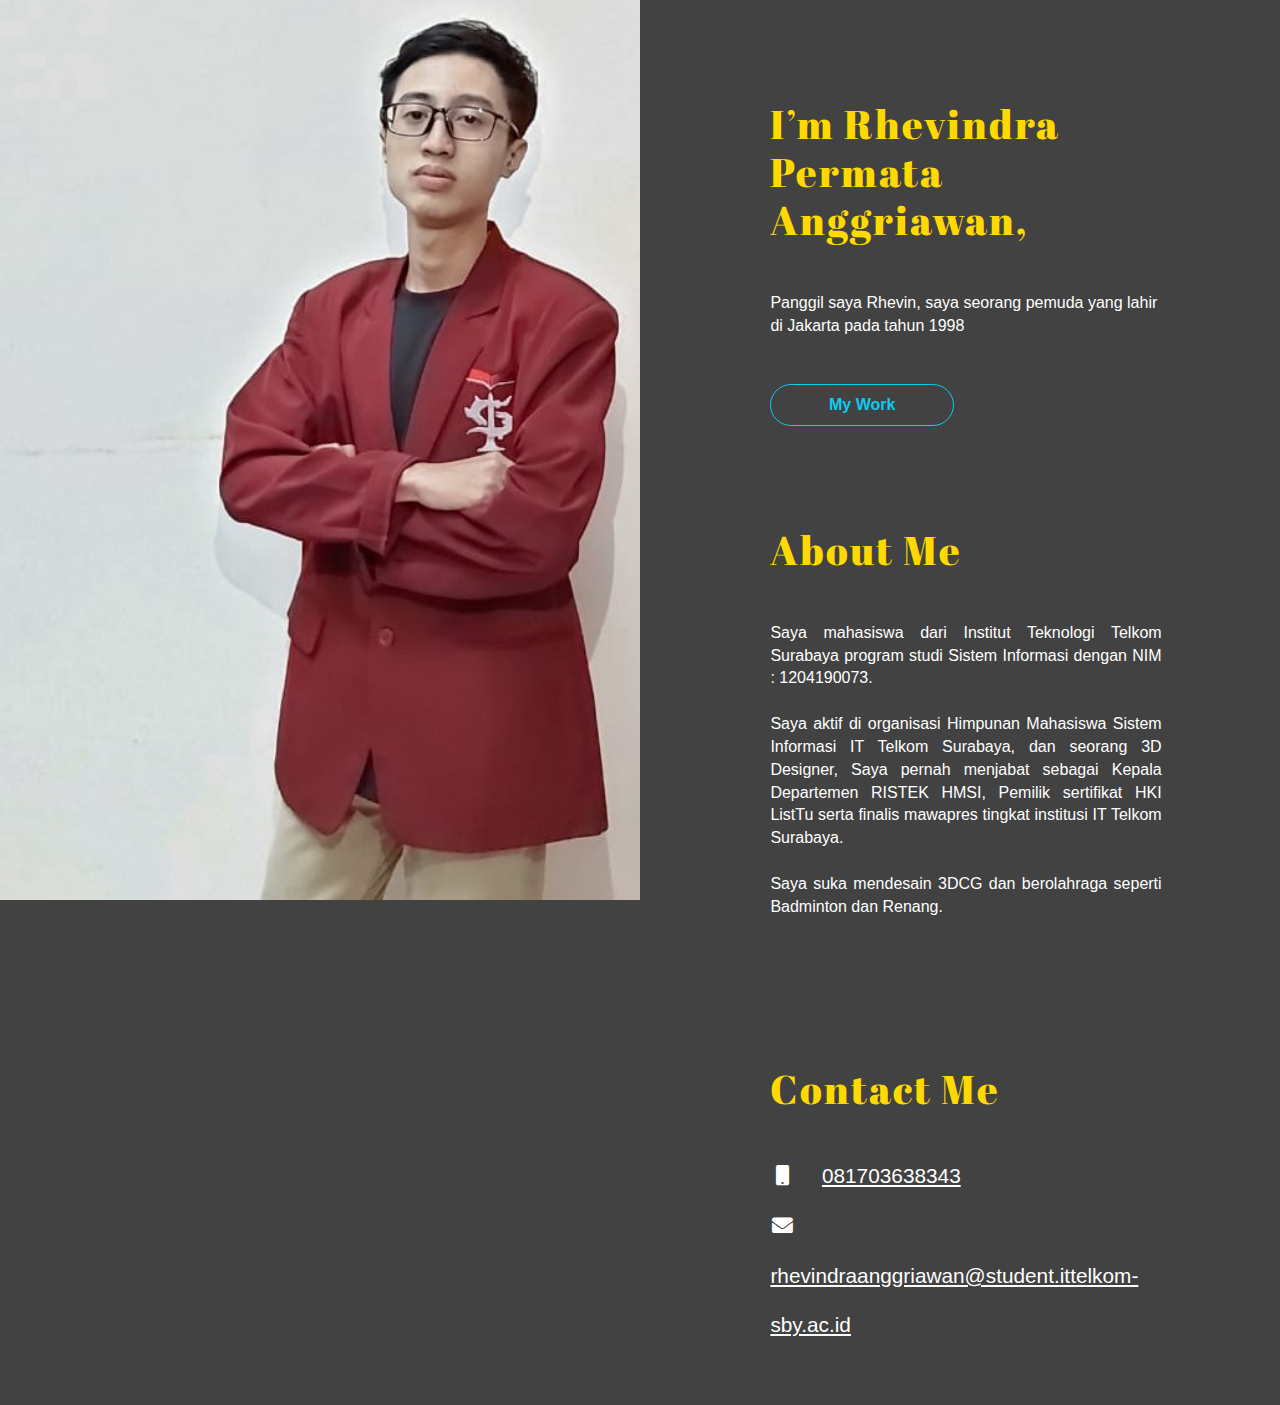
<file: index.html>
<!DOCTYPE html>
<html lang="en">

<head>
    <title>Bootstrap 5 Example</title>
    <meta charset="utf-8">
    <meta name="viewport" content="width=device-width, initial-scale=1">
    <link href="css/bootstrap.css" rel="stylesheet">
    <link href="https://fonts.googleapis.com/css?family=Abril+Fatface%7CArapey&amp;subset=latin-ext" rel="stylesheet">
    <link href="https://cdnjs.cloudflare.com/ajax/libs/font-awesome/5.1.1/css/all.min.css" rel="stylesheet">
    <link href="css/style.css" rel="stylesheet">
    <script src="js/bootstrap.bundle.js"></script>
    
</head>

<body>
    <div class="row">
        <div class="col-lg-6 d-none d-lg-block">
            <div style="position: fixed; top: 0;bottom:0;left: 0;" class="col-6">
                <div class="bg-me"></div>
            </div>
        </div>
        <div class="col-lg-6 col-md-12" style="padding:0 10%">

            <h1>I’m Rhevindra Permata Anggriawan,</h1>
            <p>Panggil saya Rhevin, saya seorang pemuda yang lahir di Jakarta pada tahun 1998</p>
            <a class="btn btn-outline-info btn-repin" href="profile.html">My Work</a>
            <h1>About Me</h1>
            <p align="justify">Saya mahasiswa dari Institut Teknologi Telkom Surabaya program studi Sistem Informasi
                dengan NIM : 1204190073.<br><br>

                Saya aktif di organisasi Himpunan Mahasiswa Sistem Informasi IT Telkom Surabaya, dan seorang 3D
                Designer, Saya pernah menjabat sebagai Kepala Departemen RISTEK HMSI, Pemilik sertifikat HKI ListTu
                serta finalis mawapres tingkat institusi IT Telkom Surabaya.<br><br>

                Saya suka mendesain 3DCG dan berolahraga seperti Badminton dan Renang.
            </p>
            <h1>Contact Me</h1>
            <ul class="contact-list" style="word-wrap: break-word;">
                <li><i class="fa fa-mobile" aria-hidden="true"></i> <a href="tel:081703638343">081703638343</a></li>
                <li><i class="fa fa-envelope" aria-hidden="true"></i> <a
                        href="mailto:rhevindraanggriawan@student.ittelkom-sby.ac.id">rhevindraanggriawan@student.ittelkom-sby.ac.id</a>
                </li>
            </ul>


        </div>
    </div>
</body>

</html>
</file>
<file: css/style.css>
body {
    background: rgb(66, 66, 66);
    color: white;
    font-family: "Helvetica Neue", Helvetica, Arial, sans-serif;
    font-size: 16px;
    line-height: 1.42857143;
    overflow-x: hidden;
}

.bg-me {
    height: 100vh;
    background-image: url(../img/background.jpeg);
    background-repeat: no-repeat;
    background-size: cover;
}

.btn-repin {
    padding: 0.5rem 3.6rem;
    border-radius: 100px;
    font-weight: 600;
}
.borderme{
    border: 3px solid rgb(192, 164, 5);
}
.card{
    background: rgb(43, 43, 43);
}
h1,
h2,
h3,
h4 {
    font-family: 'Abril Fatface', cursive;
    font-weight: normal;
    letter-spacing: .05em;
    color: rgb(255, 217, 0);
    padding-top: 100px;
    padding-bottom: 30px;
}

p {
    padding-top: 10px;
    padding-bottom: 30px;

}

.contact-list {
    margin-bottom: 3.4em;
    padding: 0;
    list-style: none;

}

.contact-list li {
    font-size: 1.3rem;
    line-height: 2.4em;
}

.contact-list li i {
    line-height: 1.2em;
    width: 1.2em;
    height: 1.2em;
    margin-right: 1em;
    text-align: center;
    border-radius: 100px;
}

.contact-list li a {
    color: white;
}

.scrollsaya {
    height: 100%;
    width: 100%;
    overflow: auto;
    overflow-x: hidden;
}
</file>
